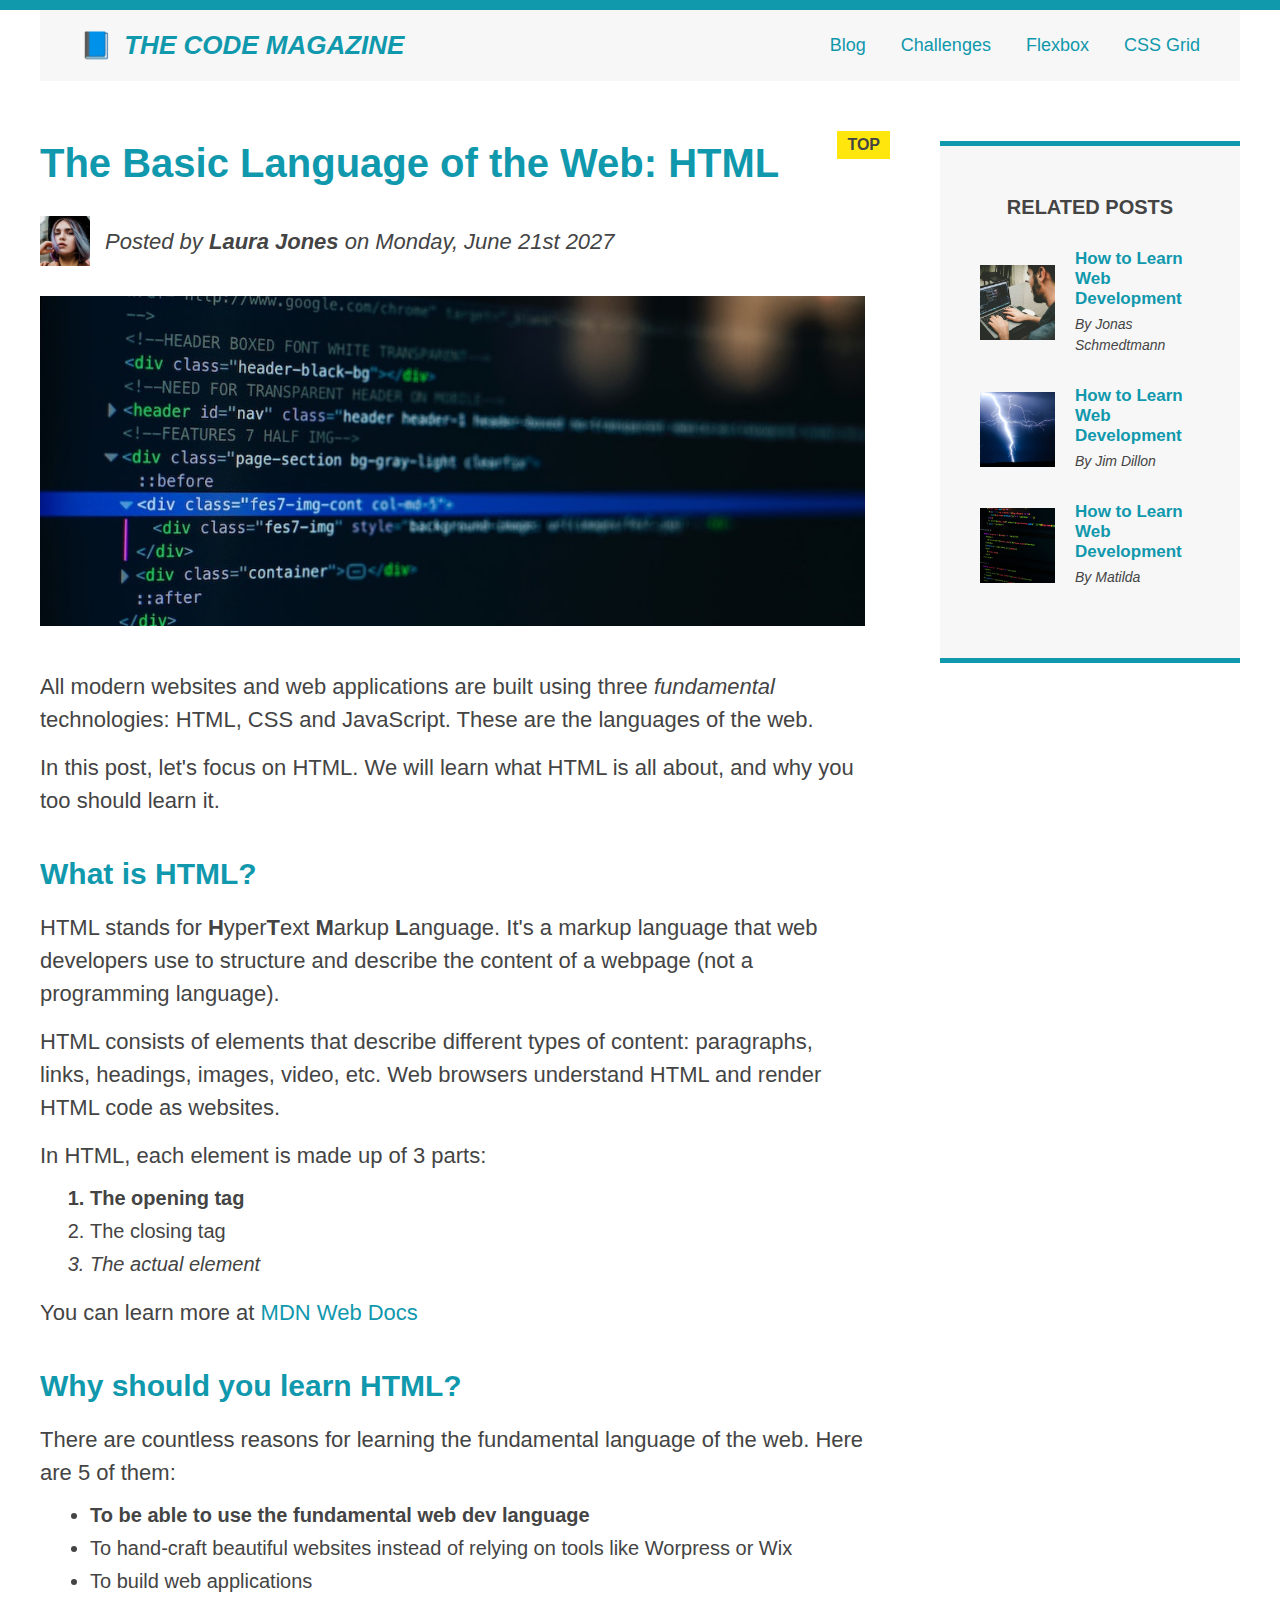
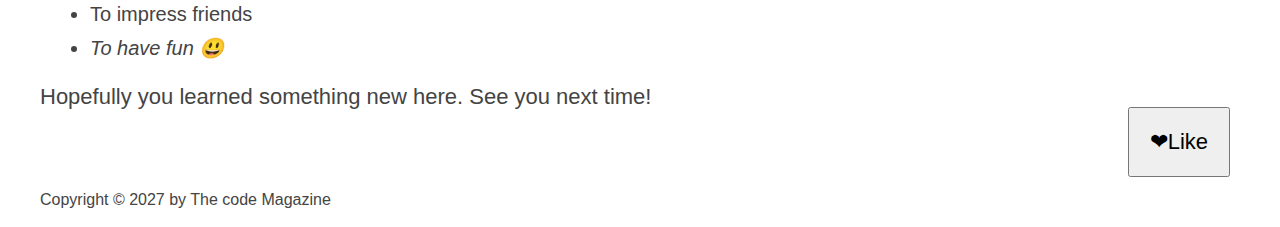
<file: index.html>
<!DOCTYPE html>
<html lang="en">
  <head>
    <title>The Basic Language of the Web: HTML</title>
    <link href="./style.css" rel="stylesheet" />
  </head>

  <body>
    <div class="container">
      <header class="main-header clearfix">
        <h1>📘 The Code Magazine</h1>
        <nav>
          <!-- <strong>This is navigation</strong> -->
          <a href="./blog.html">Blog</a>
          <a href="./challenge.html">Challenges</a>
          <a href="./flexbox.html">Flexbox</a>
          <a href="./css-grid.html">CSS Grid</a>
        </nav>

        <!-- <div class="clear"></div> -->
      </header>

      <!-- <div class="row"> -->
      <article>
        <header class="post-header">
          <h2>The Basic Language of the Web: HTML</h2>
          <div class="author-box">
            <img
              src="./img/laura-jones.jpg"
              alt="Laura jones"
              width="50"
              height="50"
              class="author-img"
            />

            <p id="author" class="author">
              Posted by <strong>Laura Jones</strong> on Monday, June 21st 2027
            </p>
          </div>
          <img
            class="post-img"
            src="./img/post-img.jpg"
            alt="html code on a screen"
            width="500"
            height="200"
          />

          <button>❤Like</button>
        </header>

        <p>
          All modern websites and web applications are built using three
          <em>fundamental</em>
          technologies: HTML, CSS and JavaScript. These are the languages of the
          web.
        </p>
        <p>
          In this post, let's focus on HTML. We will learn what HTML is all
          about, and why you too should learn it.
        </p>

        <h3>What is HTML?</h3>
        <p>
          HTML stands for <strong>H</strong>yper<strong>T</strong>ext
          <strong>M</strong>arkup <strong>L</strong>anguage. It's a markup
          language that web developers use to structure and describe the content
          of a webpage (not a programming language).
        </p>
        <p>
          HTML consists of elements that describe different types of content:
          paragraphs, links, headings, images, video, etc. Web browsers
          understand HTML and render HTML code as websites.
        </p>

        <p>In HTML, each element is made up of 3 parts:</p>
        <ol>
          <li class="first-li">The opening tag</li>
          <li>The closing tag</li>
          <li>The actual element</li>
        </ol>

        <p>
          You can learn more at
          <a
            href="https://developer.mozilla.org/en-US/docs/Web/HTML"
            target="_blank"
            >MDN Web Docs</a
          >
        </p>

        <h3>Why should you learn HTML?</h3>

        <p>
          There are countless reasons for learning the fundamental language of
          the web. Here are 5 of them:
        </p>

        <ul>
          <li class="first-li">
            To be able to use the fundamental web dev language
          </li>
          <li>
            To hand-craft beautiful websites instead of relying on tools like
            Worpress or Wix
          </li>
          <li>To build web applications</li>
          <li>To impress friends</li>
          <li>To have fun 😃</li>
        </ul>

        <p>Hopefully you learned something new here. See you next time!</p>
      </article>

      <aside>
        <h4>Related posts</h4>
        <ul class="related">
          <li class="related-post">
            <img
              src="./img/related-1.jpg"
              alt="related-1"
              width="75"
              height="75"
            />
            <div>
              <a href="#" class="related-link">How to Learn Web Development</a>
              <p class="related-author">By Jonas Schmedtmann</p>
            </div>
          </li>

          <li class="related-post">
            <img
              src="./img/related-2.jpg"
              alt="related-2"
              width="75"
              height="75"
            />
            <div>
              <a href="#" class="related-link"> How to Learn Web Development</a>
              <p class="related-author">By Jim Dillon</p>
            </div>
          </li>

          <li class="related-post">
            <img
              src="./img/related-3.jpg"
              alt="related-3"
              width="75"
              height="75"
            />
            <div>
              <a href="#" class="related-link">How to Learn Web Development</a>
              <p class="related-author">By Matilda</p>
            </div>
          </li>
        </ul>
      </aside>
      <!-- </div> -->

      <footer>
        <p id="copyright" class="copyright text">
          Copyright &copy; 2027 by The code Magazine
        </p>
      </footer>
    </div>
  </body>
</html>
</file>
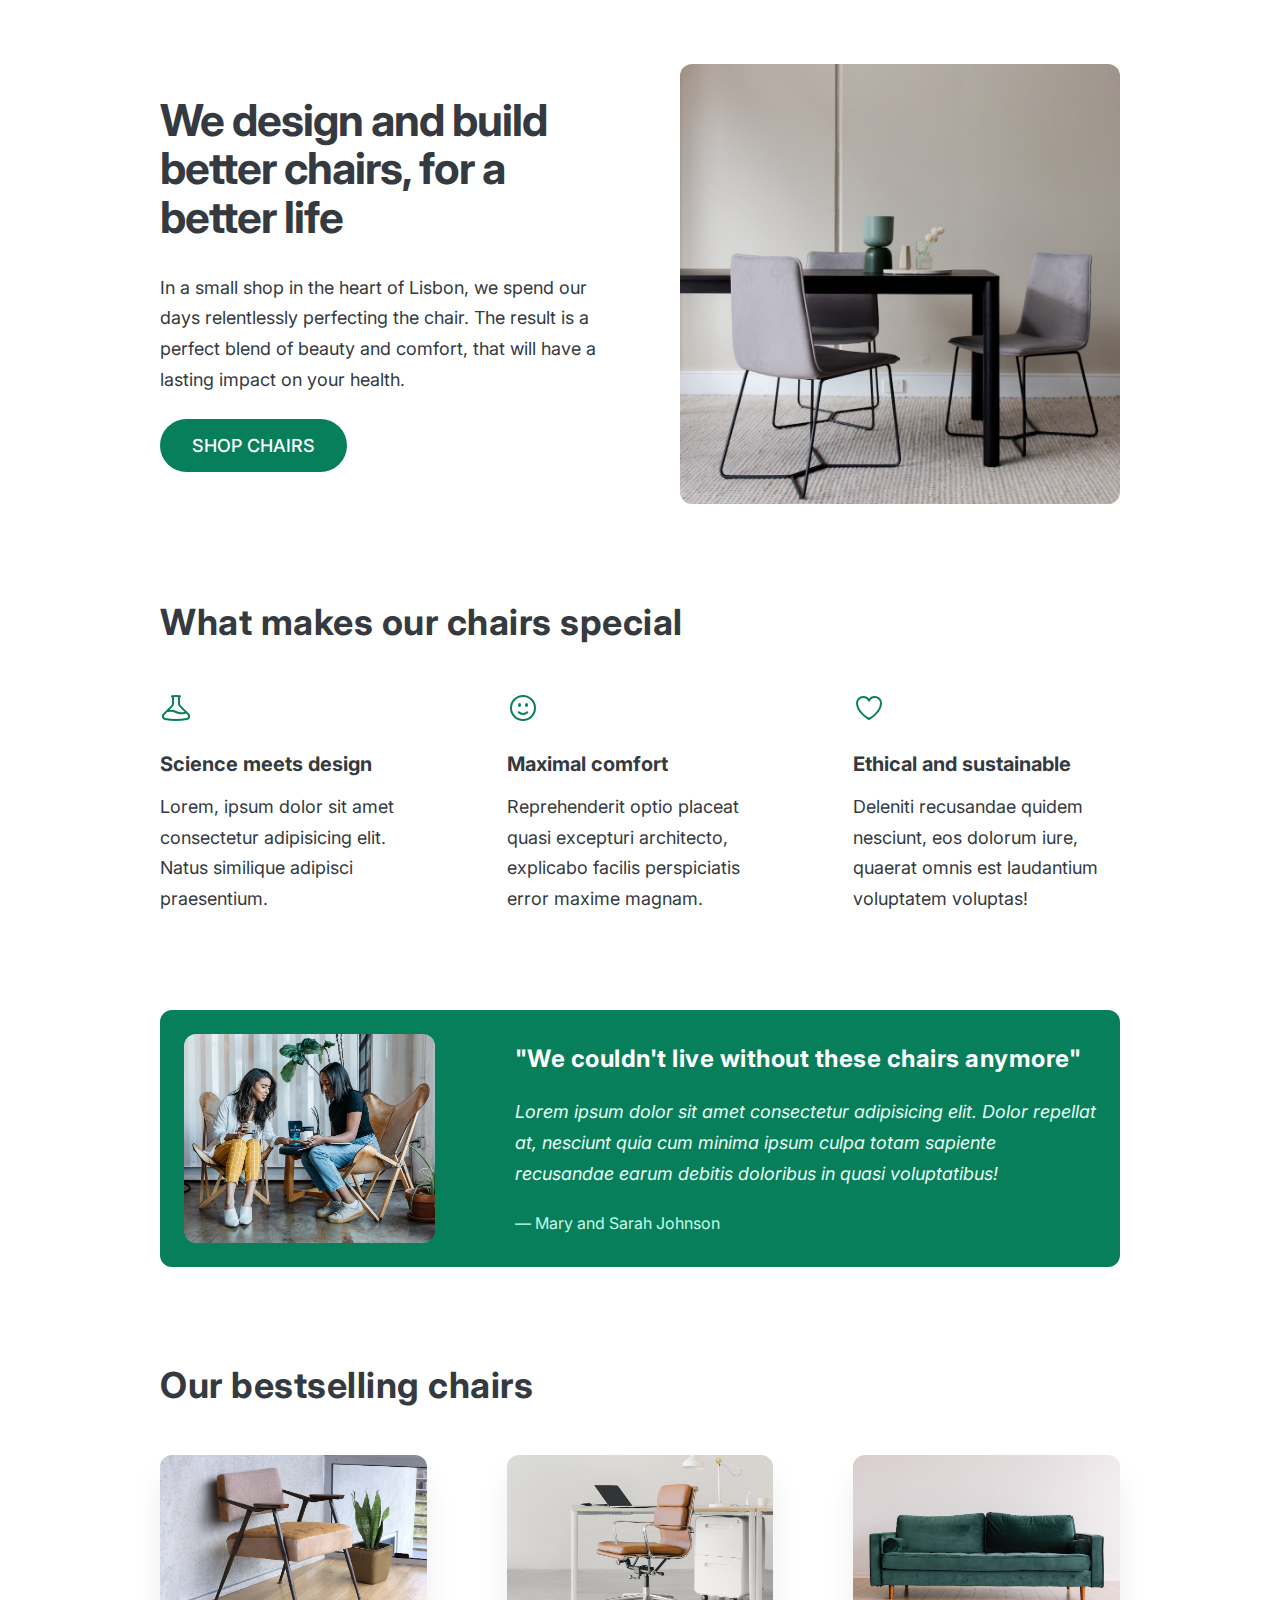
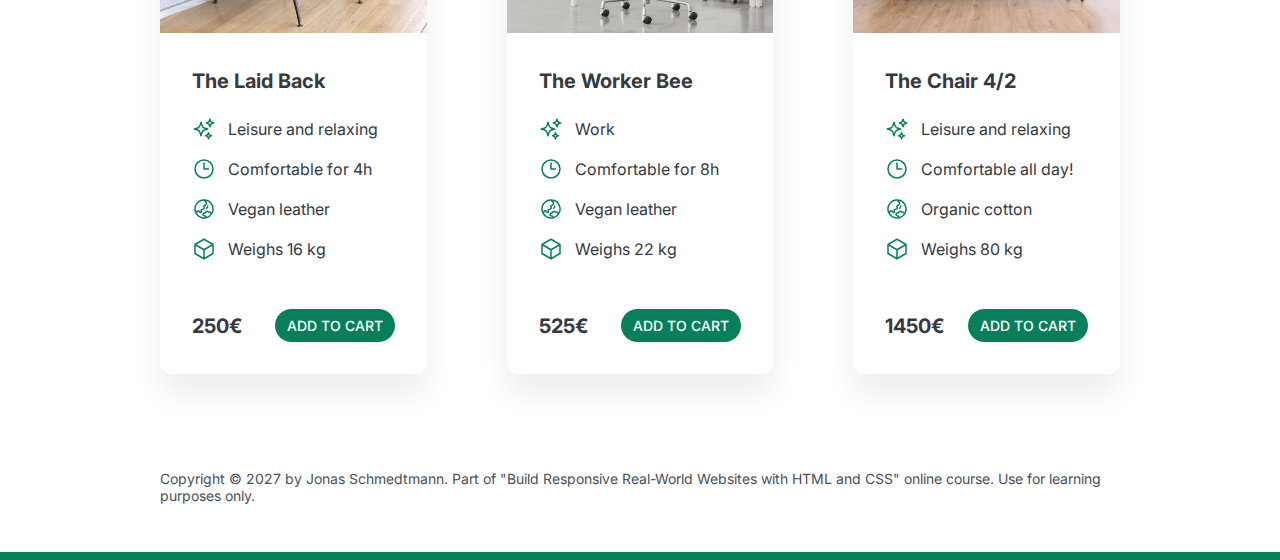
<file: Design/index.html>
<!DOCTYPE html>
<html lang="en">
  <head>
    <meta charset="UTF-8" />
    <meta http-equiv="X-UA-Compatible" content="IE=edge" />
    <meta name="viewport" content="width=device-width, initial-scale=1.0" />

    <link rel="preconnect" href="https://fonts.googleapis.com" />
    <link rel="preconnect" href="https://fonts.gstatic.com" crossorigin />
    <link
      href="https://fonts.googleapis.com/css2?family=Inter:wght@400;500;700&display=swap"
      rel="stylesheet"
    />

    <link rel="stylesheet" href="style.css" />
    <title>Lisbon Chair Shop</title>
  </head>
  <body>
    <div class="container">
      <header>
        <div class="header-text-box">
          <h1>We design and build better chairs, for a better life</h1>
          <p class="header-text">
            In a small shop in the heart of Lisbon, we spend our days
            relentlessly perfecting the chair. The result is a perfect blend of
            beauty and comfort, that will have a lasting impact on your health.
          </p>
          <a class="btn btn--big" href="#">Shop chairs</a>
        </div>
        <img src="hero.jpg" alt="Photo" />
      </header>

      <section>
        <h2>What makes our chairs special</h2>
        <div class="grid-3-cols">
          <div>
            <svg
              xmlns="http://www.w3.org/2000/svg"
              fill="none"
              viewBox="0 0 24 24"
              stroke-width="1.5"
              stroke="currentColor"
              class="features-icon"
            >
              <path
                stroke-linecap="round"
                stroke-linejoin="round"
                d="M9.75 3.104v5.714a2.25 2.25 0 01-.659 1.591L5 14.5M9.75 3.104c-.251.023-.501.05-.75.082m.75-.082a24.301 24.301 0 014.5 0m0 0v5.714c0 .597.237 1.17.659 1.591L19.8 15.3M14.25 3.104c.251.023.501.05.75.082M19.8 15.3l-1.57.393A9.065 9.065 0 0112 15a9.065 9.065 0 00-6.23-.693L5 14.5m14.8.8l1.402 1.402c1.232 1.232.65 3.318-1.067 3.611A48.309 48.309 0 0112 21c-2.773 0-5.491-.235-8.135-.687-1.718-.293-2.3-2.379-1.067-3.61L5 14.5"
              />
            </svg>

            <p class="features-title"><strong>Science meets design</strong></p>
            <p class="features-text">
              Lorem, ipsum dolor sit amet consectetur adipisicing elit. Natus
              similique adipisci praesentium.
            </p>
          </div>

          <div>
            <svg
              xmlns="http://www.w3.org/2000/svg"
              fill="none"
              viewBox="0 0 24 24"
              stroke-width="1.5"
              stroke="currentColor"
              class="features-icon"
            >
              <path
                stroke-linecap="round"
                stroke-linejoin="round"
                d="M15.182 15.182a4.5 4.5 0 01-6.364 0M21 12a9 9 0 11-18 0 9 9 0 0118 0zM9.75 9.75c0 .414-.168.75-.375.75S9 10.164 9 9.75 9.168 9 9.375 9s.375.336.375.75zm-.375 0h.008v.015h-.008V9.75zm5.625 0c0 .414-.168.75-.375.75s-.375-.336-.375-.75.168-.75.375-.75.375.336.375.75zm-.375 0h.008v.015h-.008V9.75z"
              />
            </svg>

            <p class="features-title">
              <strong>Maximal comfort</strong>
            </p>
            <p class="features-text">
              Reprehenderit optio placeat quasi excepturi architecto, explicabo
              facilis perspiciatis error maxime magnam.
            </p>
          </div>

          <div>
            <svg
              xmlns="http://www.w3.org/2000/svg"
              fill="none"
              viewBox="0 0 24 24"
              stroke-width="1.5"
              stroke="currentColor"
              class="features-icon"
            >
              <path
                stroke-linecap="round"
                stroke-linejoin="round"
                d="M21 8.25c0-2.485-2.099-4.5-4.688-4.5-1.935 0-3.597 1.126-4.312 2.733-.715-1.607-2.377-2.733-4.313-2.733C5.1 3.75 3 5.765 3 8.25c0 7.22 9 12 9 12s9-4.78 9-12z"
              />
            </svg>

            <p class="features-title">
              <strong>Ethical and sustainable</strong>
            </p>
            <p class="features-text">
              Deleniti recusandae quidem nesciunt, eos dolorum iure, quaerat
              omnis est laudantium voluptatem voluptas!
            </p>
          </div>
        </div>
      </section>

      <section class="testimonial-section">
        <div class="grid-3-cols">
          <img src="customers.jpg" alt="People sitting on chairs" />
          <div class="testimonial-box">
            <h2>"We couldn't live without these chairs anymore"</h2>
            <blockquote class="testimonial-text">
              Lorem ipsum dolor sit amet consectetur adipisicing elit. Dolor
              repellat at, nesciunt quia cum minima ipsum culpa totam sapiente
              recusandae earum debitis doloribus in quasi voluptatibus!
            </blockquote>
            <p class="testimonial-author">&mdash; Mary and Sarah Johnson</p>
          </div>
        </div>
      </section>

      <section>
        <h2>Our bestselling chairs</h2>
        <div class="grid-3-cols">
          <figure class="chair">
            <img src="chair-1.jpg" alt="Chair" />
            <div class="chair-box">
              <h3>The Laid Back</h3>
              <ul class="chair-details">
                <li>
                  <svg
                    xmlns="http://www.w3.org/2000/svg"
                    fill="none"
                    viewBox="0 0 24 24"
                    stroke-width="1.5"
                    stroke="currentColor"
                    class="chair-icon"
                  >
                    <path
                      stroke-linecap="round"
                      stroke-linejoin="round"
                      d="M9.813 15.904L9 18.75l-.813-2.846a4.5 4.5 0 00-3.09-3.09L2.25 12l2.846-.813a4.5 4.5 0 003.09-3.09L9 5.25l.813 2.846a4.5 4.5 0 003.09 3.09L15.75 12l-2.846.813a4.5 4.5 0 00-3.09 3.09zM18.259 8.715L18 9.75l-.259-1.035a3.375 3.375 0 00-2.455-2.456L14.25 6l1.036-.259a3.375 3.375 0 002.455-2.456L18 2.25l.259 1.035a3.375 3.375 0 002.456 2.456L21.75 6l-1.035.259a3.375 3.375 0 00-2.456 2.456zM16.894 20.567L16.5 21.75l-.394-1.183a2.25 2.25 0 00-1.423-1.423L13.5 18.75l1.183-.394a2.25 2.25 0 001.423-1.423l.394-1.183.394 1.183a2.25 2.25 0 001.423 1.423l1.183.394-1.183.394a2.25 2.25 0 00-1.423 1.423z"
                    />
                  </svg>

                  <!-- Span is a generic INLINE text element, it doesn't have any meaning. It's like a div element, but inline -->
                  <span>Leisure and relaxing</span>
                </li>
                <li>
                  <svg
                    xmlns="http://www.w3.org/2000/svg"
                    fill="none"
                    viewBox="0 0 24 24"
                    stroke-width="1.5"
                    stroke="currentColor"
                    class="chair-icon"
                  >
                    <path
                      stroke-linecap="round"
                      stroke-linejoin="round"
                      d="M12 6v6h4.5m4.5 0a9 9 0 11-18 0 9 9 0 0118 0z"
                    />
                  </svg>

                  <span>Comfortable for 4h</span>
                </li>
                <li>
                  <svg
                    xmlns="http://www.w3.org/2000/svg"
                    fill="none"
                    viewBox="0 0 24 24"
                    stroke-width="1.5"
                    stroke="currentColor"
                    class="chair-icon"
                  >
                    <path
                      stroke-linecap="round"
                      stroke-linejoin="round"
                      d="M12.75 3.03v.568c0 .334.148.65.405.864l1.068.89c.442.369.535 1.01.216 1.49l-.51.766a2.25 2.25 0 01-1.161.886l-.143.048a1.107 1.107 0 00-.57 1.664c.369.555.169 1.307-.427 1.605L9 13.125l.423 1.059a.956.956 0 01-1.652.928l-.679-.906a1.125 1.125 0 00-1.906.172L4.5 15.75l-.612.153M12.75 3.031a9 9 0 00-8.862 12.872M12.75 3.031a9 9 0 016.69 14.036m0 0l-.177-.529A2.25 2.25 0 0017.128 15H16.5l-.324-.324a1.453 1.453 0 00-2.328.377l-.036.073a1.586 1.586 0 01-.982.816l-.99.282c-.55.157-.894.702-.8 1.267l.073.438c.08.474.49.821.97.821.846 0 1.598.542 1.865 1.345l.215.643m5.276-3.67a9.012 9.012 0 01-5.276 3.67m0 0a9 9 0 01-10.275-4.835M15.75 9c0 .896-.393 1.7-1.016 2.25"
                    />
                  </svg>

                  <span>Vegan leather</span>
                </li>
                <li>
                  <svg
                    xmlns="http://www.w3.org/2000/svg"
                    fill="none"
                    viewBox="0 0 24 24"
                    stroke-width="1.5"
                    stroke="currentColor"
                    class="chair-icon"
                  >
                    <path
                      stroke-linecap="round"
                      stroke-linejoin="round"
                      d="M21 7.5l-9-5.25L3 7.5m18 0l-9 5.25m9-5.25v9l-9 5.25M3 7.5l9 5.25M3 7.5v9l9 5.25m0-9v9"
                    />
                  </svg>

                  <span>Weighs 16 kg</span>
                </li>
              </ul>
              <div class="chair-price">
                <strong>250€</strong>
                <a href="#" class="btn btn--small">Add to cart</a>
              </div>
            </div>
          </figure>

          <figure class="chair">
            <img src="chair-2.jpg" alt="Chair" />
            <div class="chair-box">
              <h3>The Worker Bee</h3>
              <ul class="chair-details">
                <li>
                  <svg
                    xmlns="http://www.w3.org/2000/svg"
                    fill="none"
                    viewBox="0 0 24 24"
                    stroke-width="1.5"
                    stroke="currentColor"
                    class="chair-icon"
                  >
                    <path
                      stroke-linecap="round"
                      stroke-linejoin="round"
                      d="M9.813 15.904L9 18.75l-.813-2.846a4.5 4.5 0 00-3.09-3.09L2.25 12l2.846-.813a4.5 4.5 0 003.09-3.09L9 5.25l.813 2.846a4.5 4.5 0 003.09 3.09L15.75 12l-2.846.813a4.5 4.5 0 00-3.09 3.09zM18.259 8.715L18 9.75l-.259-1.035a3.375 3.375 0 00-2.455-2.456L14.25 6l1.036-.259a3.375 3.375 0 002.455-2.456L18 2.25l.259 1.035a3.375 3.375 0 002.456 2.456L21.75 6l-1.035.259a3.375 3.375 0 00-2.456 2.456zM16.894 20.567L16.5 21.75l-.394-1.183a2.25 2.25 0 00-1.423-1.423L13.5 18.75l1.183-.394a2.25 2.25 0 001.423-1.423l.394-1.183.394 1.183a2.25 2.25 0 001.423 1.423l1.183.394-1.183.394a2.25 2.25 0 00-1.423 1.423z"
                    />
                  </svg>
                  <span>Work</span>
                </li>
                <li>
                  <svg
                    xmlns="http://www.w3.org/2000/svg"
                    fill="none"
                    viewBox="0 0 24 24"
                    stroke-width="1.5"
                    stroke="currentColor"
                    class="chair-icon"
                  >
                    <path
                      stroke-linecap="round"
                      stroke-linejoin="round"
                      d="M12 6v6h4.5m4.5 0a9 9 0 11-18 0 9 9 0 0118 0z"
                    />
                  </svg>
                  <span>Comfortable for 8h</span>
                </li>
                <li>
                  <svg
                    xmlns="http://www.w3.org/2000/svg"
                    fill="none"
                    viewBox="0 0 24 24"
                    stroke-width="1.5"
                    stroke="currentColor"
                    class="chair-icon"
                  >
                    <path
                      stroke-linecap="round"
                      stroke-linejoin="round"
                      d="M12.75 3.03v.568c0 .334.148.65.405.864l1.068.89c.442.369.535 1.01.216 1.49l-.51.766a2.25 2.25 0 01-1.161.886l-.143.048a1.107 1.107 0 00-.57 1.664c.369.555.169 1.307-.427 1.605L9 13.125l.423 1.059a.956.956 0 01-1.652.928l-.679-.906a1.125 1.125 0 00-1.906.172L4.5 15.75l-.612.153M12.75 3.031a9 9 0 00-8.862 12.872M12.75 3.031a9 9 0 016.69 14.036m0 0l-.177-.529A2.25 2.25 0 0017.128 15H16.5l-.324-.324a1.453 1.453 0 00-2.328.377l-.036.073a1.586 1.586 0 01-.982.816l-.99.282c-.55.157-.894.702-.8 1.267l.073.438c.08.474.49.821.97.821.846 0 1.598.542 1.865 1.345l.215.643m5.276-3.67a9.012 9.012 0 01-5.276 3.67m0 0a9 9 0 01-10.275-4.835M15.75 9c0 .896-.393 1.7-1.016 2.25"
                    />
                  </svg>
                  <span>Vegan leather</span>
                </li>
                <li>
                  <svg
                    xmlns="http://www.w3.org/2000/svg"
                    fill="none"
                    viewBox="0 0 24 24"
                    stroke-width="1.5"
                    stroke="currentColor"
                    class="chair-icon"
                  >
                    <path
                      stroke-linecap="round"
                      stroke-linejoin="round"
                      d="M21 7.5l-9-5.25L3 7.5m18 0l-9 5.25m9-5.25v9l-9 5.25M3 7.5l9 5.25M3 7.5v9l9 5.25m0-9v9"
                    />
                  </svg>
                  <span>Weighs 22 kg</span>
                </li>
              </ul>
              <div class="chair-price">
                <strong>525€</strong>
                <a href="#" class="btn btn--small">Add to cart</a>
              </div>
            </div>
          </figure>

          <figure class="chair">
            <img src="chair-3.jpg" alt="Chair" />
            <div class="chair-box">
              <h3>The Chair 4/2</h3>
              <ul class="chair-details">
                <li>
                  <svg
                    xmlns="http://www.w3.org/2000/svg"
                    fill="none"
                    viewBox="0 0 24 24"
                    stroke-width="1.5"
                    stroke="currentColor"
                    class="chair-icon"
                  >
                    <path
                      stroke-linecap="round"
                      stroke-linejoin="round"
                      d="M9.813 15.904L9 18.75l-.813-2.846a4.5 4.5 0 00-3.09-3.09L2.25 12l2.846-.813a4.5 4.5 0 003.09-3.09L9 5.25l.813 2.846a4.5 4.5 0 003.09 3.09L15.75 12l-2.846.813a4.5 4.5 0 00-3.09 3.09zM18.259 8.715L18 9.75l-.259-1.035a3.375 3.375 0 00-2.455-2.456L14.25 6l1.036-.259a3.375 3.375 0 002.455-2.456L18 2.25l.259 1.035a3.375 3.375 0 002.456 2.456L21.75 6l-1.035.259a3.375 3.375 0 00-2.456 2.456zM16.894 20.567L16.5 21.75l-.394-1.183a2.25 2.25 0 00-1.423-1.423L13.5 18.75l1.183-.394a2.25 2.25 0 001.423-1.423l.394-1.183.394 1.183a2.25 2.25 0 001.423 1.423l1.183.394-1.183.394a2.25 2.25 0 00-1.423 1.423z"
                    />
                  </svg>
                  <span>Leisure and relaxing</span>
                </li>
                <li>
                  <svg
                    xmlns="http://www.w3.org/2000/svg"
                    fill="none"
                    viewBox="0 0 24 24"
                    stroke-width="1.5"
                    stroke="currentColor"
                    class="chair-icon"
                  >
                    <path
                      stroke-linecap="round"
                      stroke-linejoin="round"
                      d="M12 6v6h4.5m4.5 0a9 9 0 11-18 0 9 9 0 0118 0z"
                    />
                  </svg>
                  <span>Comfortable all day!</span>
                </li>
                <li>
                  <svg
                    xmlns="http://www.w3.org/2000/svg"
                    fill="none"
                    viewBox="0 0 24 24"
                    stroke-width="1.5"
                    stroke="currentColor"
                    class="chair-icon"
                  >
                    <path
                      stroke-linecap="round"
                      stroke-linejoin="round"
                      d="M12.75 3.03v.568c0 .334.148.65.405.864l1.068.89c.442.369.535 1.01.216 1.49l-.51.766a2.25 2.25 0 01-1.161.886l-.143.048a1.107 1.107 0 00-.57 1.664c.369.555.169 1.307-.427 1.605L9 13.125l.423 1.059a.956.956 0 01-1.652.928l-.679-.906a1.125 1.125 0 00-1.906.172L4.5 15.75l-.612.153M12.75 3.031a9 9 0 00-8.862 12.872M12.75 3.031a9 9 0 016.69 14.036m0 0l-.177-.529A2.25 2.25 0 0017.128 15H16.5l-.324-.324a1.453 1.453 0 00-2.328.377l-.036.073a1.586 1.586 0 01-.982.816l-.99.282c-.55.157-.894.702-.8 1.267l.073.438c.08.474.49.821.97.821.846 0 1.598.542 1.865 1.345l.215.643m5.276-3.67a9.012 9.012 0 01-5.276 3.67m0 0a9 9 0 01-10.275-4.835M15.75 9c0 .896-.393 1.7-1.016 2.25"
                    />
                  </svg>
                  <span>Organic cotton</span>
                </li>
                <li>
                  <svg
                    xmlns="http://www.w3.org/2000/svg"
                    fill="none"
                    viewBox="0 0 24 24"
                    stroke-width="1.5"
                    stroke="currentColor"
                    class="chair-icon"
                  >
                    <path
                      stroke-linecap="round"
                      stroke-linejoin="round"
                      d="M21 7.5l-9-5.25L3 7.5m18 0l-9 5.25m9-5.25v9l-9 5.25M3 7.5l9 5.25M3 7.5v9l9 5.25m0-9v9"
                    />
                  </svg>
                  <span>Weighs 80 kg</span>
                </li>
              </ul>
              <div class="chair-price">
                <strong>1450€</strong>
                <a href="#" class="btn btn--small">Add to cart</a>
              </div>
            </div>
          </figure>
        </div>
      </section>

      <footer>
        Copyright &copy; 2027 by Jonas Schmedtmann. Part of "Build Responsive
        Real-World Websites with HTML and CSS" online course. Use for learning
        purposes only.
      </footer>
    </div>
  </body>
</html>
</file>
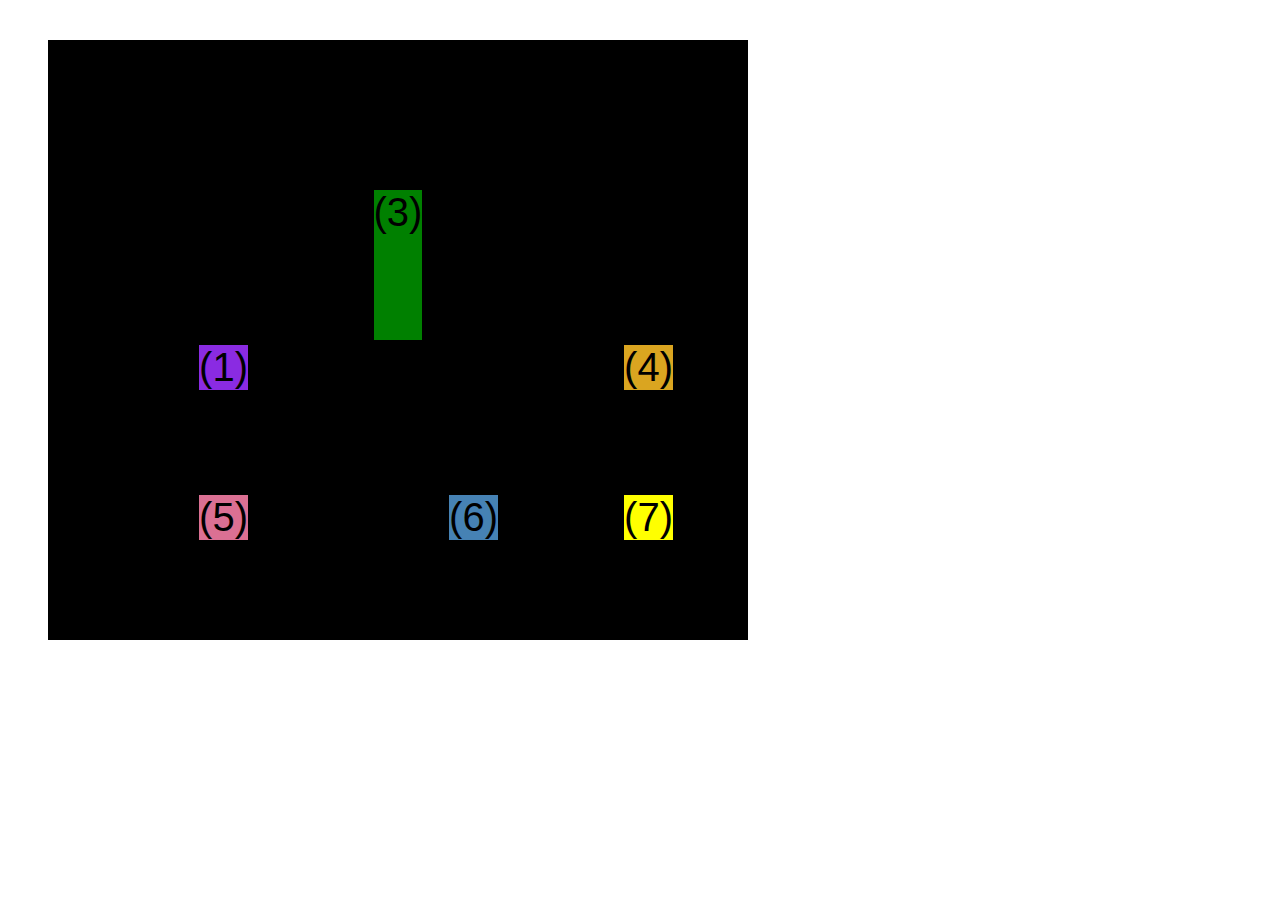
<file: css-grid.html>
<!DOCTYPE html>
<html lang="en">
  <head>
    <meta charset="UTF-8" />
    <meta http-equiv="X-UA-Compatible" content="IE=edge" />
    <meta name="viewport" content="width=device-width, initial-scale=1.0" />
    <title>CSS Grid</title>
    <style>
      .el--1 {
        background-color: blueviolet;
      }
      .el--2 {
        background-color: orangered;
      }
      .el--3 {
        background-color: green;
        height: 150px;
      }
      .el--4 {
        background-color: goldenrod;
      }
      .el--5 {
        background-color: palevioletred;
      }
      .el--6 {
        background-color: steelblue;
      }
      .el--7 {
        background-color: yellow;
      }
      .el--8 {
        background-color: crimson;
      }

      .container--1 {
        /* STARTER */

        font-family: sans-serif;
        background-color: #ddd;
        font-size: 30px;
        margin: 40px;

        /* CSS GRID */

        display: grid;
        /* grid-template-columns: 1fr 1fr 1fr auto; */
        /* grid-template-rows: 300px 200px; */
        grid-template-columns: repeat(4, 1fr);
        grid-template-rows: 1fr 1fr;
        /* height: 500px; */

        /* gap: 30px; */
        column-gap: 20px;
        row-gap: 40px;

        /* tempo */
        display: none;
      }

      .el--8 {
        grid-column: 2/3;
        grid-row: 1 / span 2;
        grid-row: 1 / 2;
      }

      .el--2 {
        /* grid-column: 1/4; */
        /* grid-column: 1 / span 4; */
        grid-column: 1 / -1;
        grid-row: 2/3;
      }

      .container--2 {
        /* STARTER */
        font-family: sans-serif;
        background-color: black;
        font-size: 40px;
        margin: 40px;

        width: 700px;
        height: 600px;

        /* CSS GRID */
        display: grid;
        grid-template-columns: 125px 200px 125px;
        grid-template-rows: 250px 100px;
        gap: 50px;

        /* Aligning tracks inside container:
        distribute empty space */
        justify-content: center;
        /* justify-content: space-between; */
        align-content: center;

        /* aligning items INSIDE CELLS: moving items
      around inside cells */
        align-items: end;
        justify-items: end;
      }

      .el--3 {
        align-self: center;
        justify-self: center;
      }
    </style>
  </head>
  <body>
    <div class="container--1">
      <div class="el el--1">(1) HTML</div>
      <div class="el el--2">(2) and</div>
      <div class="el el--3">(3) CSS</div>
      <div class="el el--4">(4) are</div>
      <div class="el el--5">(5) amazing</div>
      <div class="el el--6">(6) languages</div>
      <div class="el el--7">(7) to</div>
      <div class="el el--8">(8) learn</div>
    </div>

    <div class="container--2">
      <div class="el el--1">(1)</div>
      <div class="el el--3">(3)</div>
      <div class="el el--4">(4)</div>
      <div class="el el--5">(5)</div>
      <div class="el el--6">(6)</div>
      <div class="el el--7">(7)</div>
    </div>
  </body>
</html>
</file>
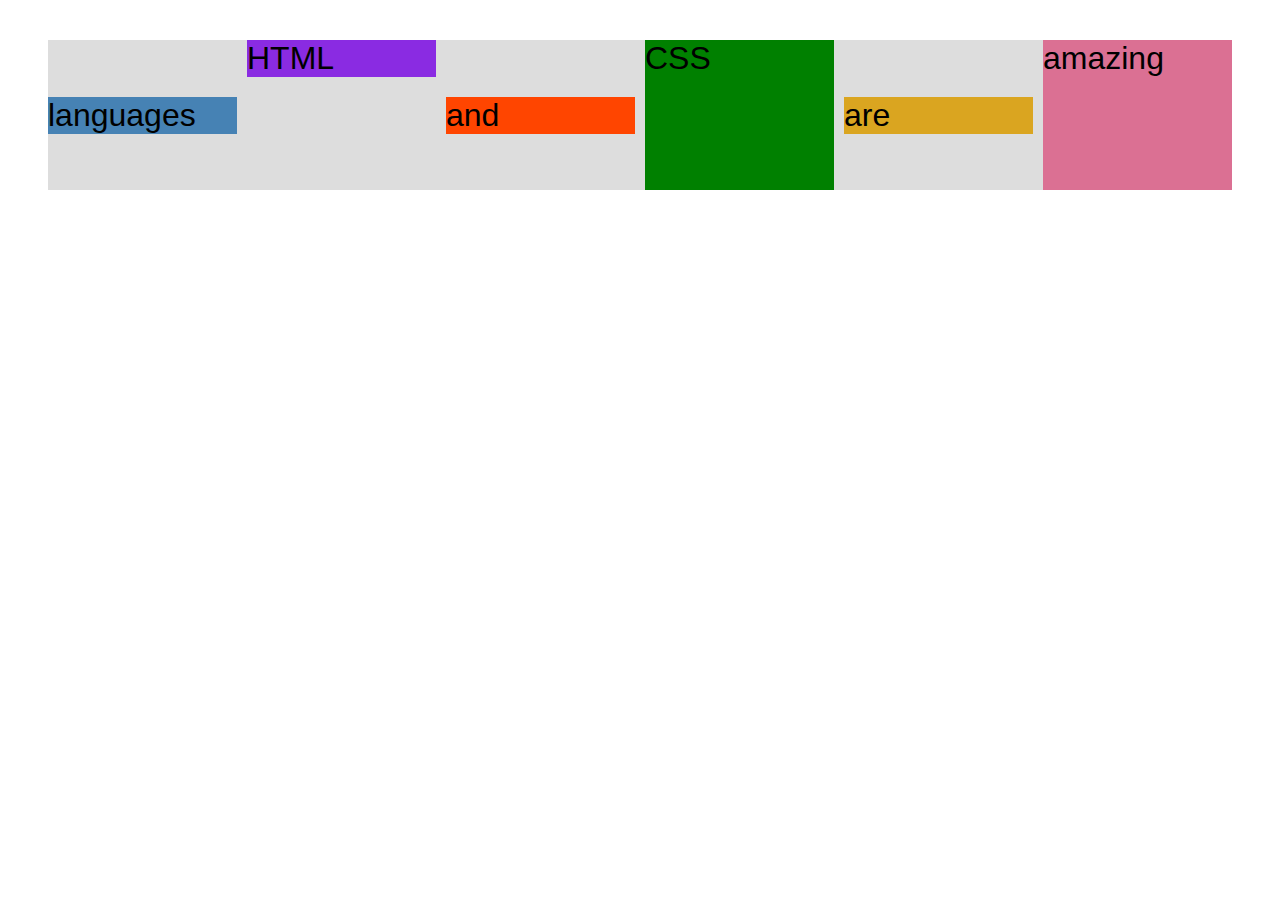
<file: flexbox.html>
<!DOCTYPE html>
<html lang="en">
  <head>
    <meta charset="UTF-8" />
    <meta http-equiv="X-UA-Compatible" content="IE=edge" />
    <meta name="viewport" content="width=device-width, initial-scale=1.0" />
    <title>Flexbox</title>
    <style>
      .el--1 {
        background-color: blueviolet;
      }
      .el--2 {
        background-color: orangered;
      }
      .el--3 {
        background-color: green;
        height: 150px;
      }
      .el--4 {
        background-color: goldenrod;
      }
      .el--5 {
        background-color: palevioletred;
      }
      .el--6 {
        background-color: steelblue;
      }
      .el--7 {
        background-color: yellow;
      }
      .el--8 {
        background-color: crimson;
      }

      .container {
        /* STARTER */
        font-family: sans-serif;
        background-color: #ddd;
        font-size: 32px;
        margin: 40px;

        /* FLEXBOX */
        display: flex;
        align-items: center; /*vertical cross axis*/
        justify-content: flex-start; /*horizontaly main axis*/
        gap: 10px;
      }

      .el {
        /*
        DEFAULTS VALUE
        flex-grow: 0;  
        flex-shrink: 1; fit     
        flex-basis: auto;
         */
        /* 
        /* flex-basis: 200px;  width 
        flex-shrink: 0; fit and unfit under container
        flex-grow: 1; take remaining space */

        flex: 1; /*GSB*/
      }

      .el--1 {
        align-self: flex-start;
        /* order: 2; */
      }

      .el--5 {
        align-self: stretch;
        order: 1;
      }

      .el--6 {
        order: -1;
      }
    </style>
  </head>
  <body>
    <div class="container">
      <div class="el el--1">HTML</div>
      <div class="el el--2">and</div>
      <div class="el el--3">CSS</div>
      <div class="el el--4">are</div>
      <div class="el el--5">amazing</div>
      <div class="el el--6">languages</div>
      <!-- <div class="el el--7">to</div>
      <div class="el el--8">learn</div> -->
    </div>
  </body>
</html>
</file>
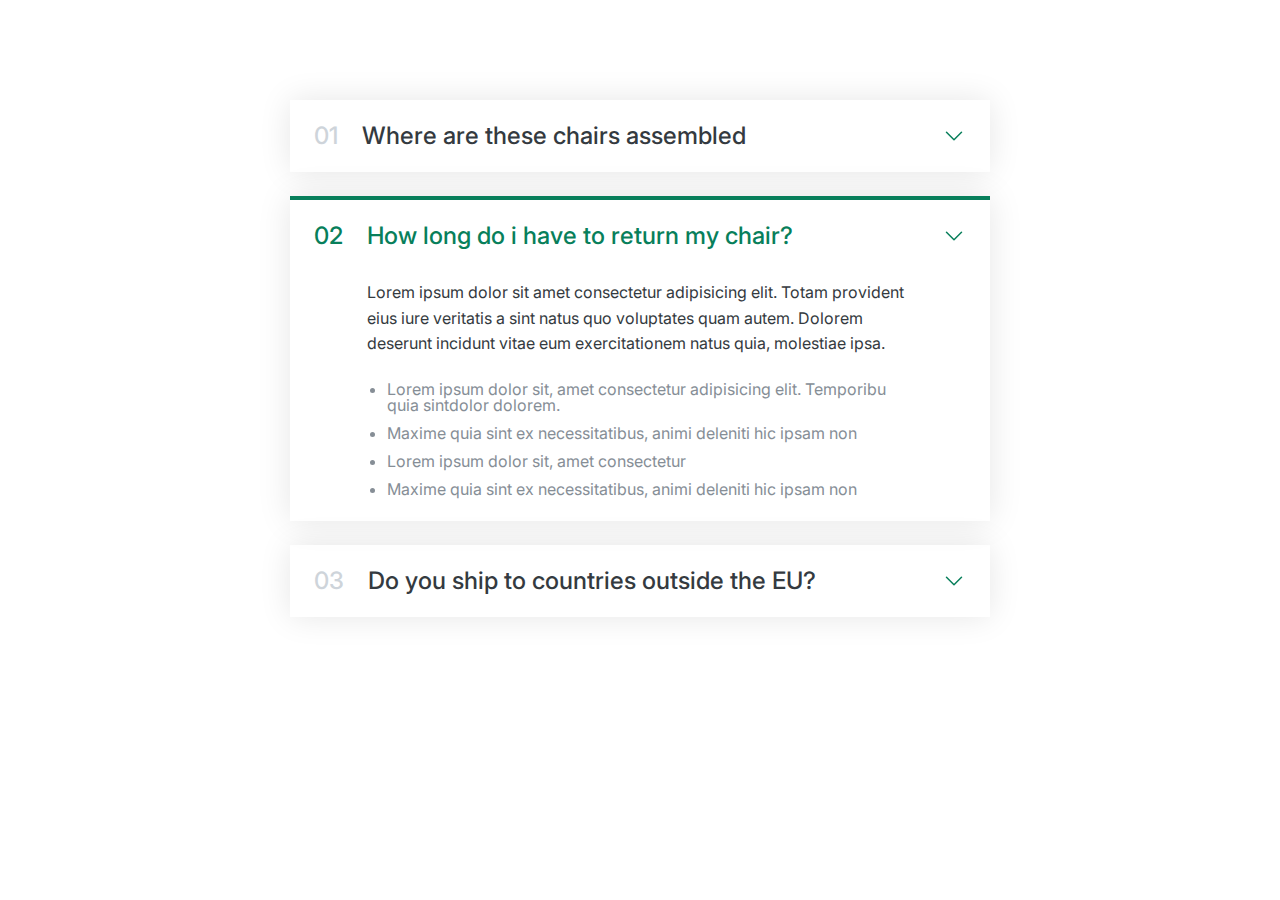
<file: Components/01-accordion.html>
<!DOCTYPE html>
<html lang="en">
  <head>
    <meta charset="UTF-8" />
    <meta http-equiv="X-UA-Compatible" content="IE=edge" />
    <meta name="viewport" content="width=device-width, initial-scale=1.0" />
    <title>Accordion Component</title>
    <link
      href="https://fonts.googleapis.com/css2?family=Inter:wght@400;500;700&display=swap"
      rel="stylesheet"
    />
    <style>
      /*
          SPACING SYSTEM (px)
          2 / 4 / 8 / 12 / 16 / 24 / 32 / 48 / 64 / 80 / 96 / 128

          FONT SIZE SYSTEM (px)
          10 / 12 / 14 / 16 / 18 / 20 / 24 / 30 / 36 / 44 / 52 / 62 / 74 / 86 / 98
          */

      /* main color : #087f5b
              grey color : #343a40

          */

      * {
        margin: 0;
        padding: 0;
        box-sizing: border-box;
      }

      /* ------------------------ */
      /* GENERAL STYLES */
      /* ------------------------ */
      body {
        font-family: 'Inter', sans-serif;
        color: #343a40;
        line-height: 1;
      }

      .accordion {
        width: 700px;
        margin: 100px auto;
        display: flex;
        flex-direction: column;
        gap: 24px;
      }

      .item {
        box-shadow: 0 0 32px rgba(0, 0, 0, 0.1);
        padding: 24px;

        display: grid;
        grid-template-columns: auto 1fr auto;
        column-gap: 24px;
        row-gap: 32px;
        align-items: center;
      }
      .number,
      .text {
        font-size: 24px;
        font-weight: 500;
        /* color: #087f5b; */
      }

      .number {
        color: #ced4da;
      }

      .icon {
        width: 24px;
        height: 24px;
        stroke: #087f5b;
      }
      .hidden-box {
        grid-column: 2/3;
        display: none;
      }

      .hidden-box p {
        line-height: 1.6;
        margin-bottom: 24px;
      }

      .hidden-box ul {
        color: #868e96;
        margin-left: 20px;

        display: flex;
        flex-direction: column;
        gap: 12px;
      }

      /* OPEN STATE */

      .open {
        border-top: 4px solid #087f5b;
      }

      .open .hidden-box {
        display: block;
      }

      .open .number,
      .open .text {
        color: #087f5b;
      }
    </style>
  </head>
  <body>
    <div class="accordion">
      <div class="item">
        <p class="number">01</p>
        <p class="text">Where are these chairs assembled</p>
        <svg
          xmlns="http://www.w3.org/2000/svg"
          fill="none"
          viewBox="0 0 24 24"
          stroke-width="1.5"
          stroke="currentColor"
          class="icon"
        >
          <path
            stroke-linecap="round"
            stroke-linejoin="round"
            d="M19.5 8.25l-7.5 7.5-7.5-7.5"
          />
        </svg>
        <div class="hidden-box">
          <p>
            Lorem ipsum dolor sit amet consectetur adipisicing elit. Totam
            provident eius iure veritatis a sint natus quo voluptates quam
            autem. Dolorem deserunt incidunt vitae eum exercitationem natus
            quia, molestiae ipsa.
          </p>
          <ul>
            <li>
              Lorem ipsum dolor sit, amet consectetur adipisicing elit.
              Temporibu quia sintdolor dolorem.
            </li>
            <li>
              Maxime quia sint ex necessitatibus, animi deleniti hic ipsam non
            </li>
            <li>Lorem ipsum dolor sit, amet consectetur</li>
            <li>
              Maxime quia sint ex necessitatibus, animi deleniti hic ipsam non
            </li>
          </ul>
        </div>
      </div>

      <div class="item open">
        <p class="number">02</p>
        <p class="text">How long do i have to return my chair?</p>
        <svg
          xmlns="http://www.w3.org/2000/svg"
          fill="none"
          viewBox="0 0 24 24"
          stroke-width="1.5"
          stroke="currentColor"
          class="icon"
        >
          <path
            stroke-linecap="round"
            stroke-linejoin="round"
            d="M19.5 8.25l-7.5 7.5-7.5-7.5"
          />
        </svg>
        <div class="hidden-box">
          <p>
            Lorem ipsum dolor sit amet consectetur adipisicing elit. Totam
            provident eius iure veritatis a sint natus quo voluptates quam
            autem. Dolorem deserunt incidunt vitae eum exercitationem natus
            quia, molestiae ipsa.
          </p>
          <ul>
            <li>
              Lorem ipsum dolor sit, amet consectetur adipisicing elit.
              Temporibu quia sintdolor dolorem.
            </li>
            <li>
              Maxime quia sint ex necessitatibus, animi deleniti hic ipsam non
            </li>
            <li>Lorem ipsum dolor sit, amet consectetur</li>
            <li>
              Maxime quia sint ex necessitatibus, animi deleniti hic ipsam non
            </li>
          </ul>
        </div>
      </div>

      <div class="item">
        <p class="number">03</p>
        <p class="text">Do you ship to countries outside the EU?</p>
        <svg
          xmlns="http://www.w3.org/2000/svg"
          fill="none"
          viewBox="0 0 24 24"
          stroke-width="1.5"
          stroke="currentColor"
          class="icon"
        >
          <path
            stroke-linecap="round"
            stroke-linejoin="round"
            d="M19.5 8.25l-7.5 7.5-7.5-7.5"
          />
        </svg>
        <div class="hidden-box">
          <p>
            Lorem ipsum dolor sit amet consectetur adipisicing elit. Totam
            provident eius iure veritatis a sint natus quo voluptates quam
            autem. Dolorem deserunt incidunt vitae eum exercitationem natus
            quia, molestiae ipsa.
          </p>
          <ul>
            <li>
              Lorem ipsum dolor sit, amet consectetur adipisicing elit.
              Temporibu quia sintdolor dolorem.
            </li>
            <li>
              Maxime quia sint ex necessitatibus, animi deleniti hic ipsam non
            </li>
            <li>Lorem ipsum dolor sit, amet consectetur</li>
            <li>
              Maxime quia sint ex necessitatibus, animi deleniti hic ipsam non
            </li>
          </ul>
        </div>
      </div>
    </div>
  </body>
</html>
</file>
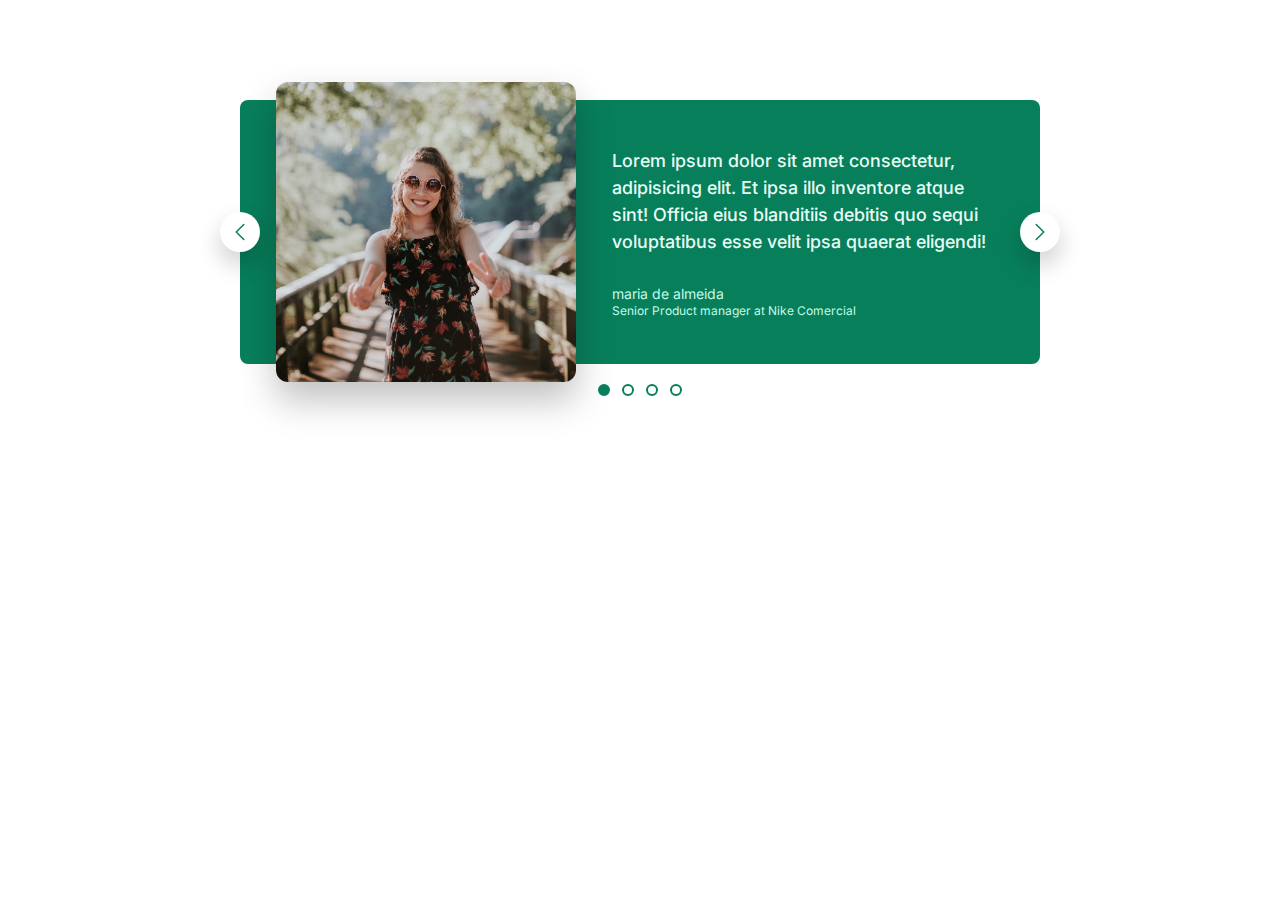
<file: Components/02-carousel.html>
<!DOCTYPE html>
<html lang="en">
  <head>
    <meta charset="UTF-8" />
    <meta http-equiv="X-UA-Compatible" content="IE=edge" />
    <meta name="viewport" content="width=device-width, initial-scale=1.0" />
    <title>Accordion Component</title>
    <link
      href="https://fonts.googleapis.com/css2?family=Inter:wght@400;500;700&display=swap"
      rel="stylesheet"
    />
    <style>
      /*
          SPACING SYSTEM (px)
          2 / 4 / 8 / 12 / 16 / 24 / 32 / 48 / 64 / 80 / 96 / 128

          FONT SIZE SYSTEM (px)
          10 / 12 / 14 / 16 / 18 / 20 / 24 / 30 / 36 / 44 / 52 / 62 / 74 / 86 / 98
          */

      /* main color : #087f5b
              grey color : #343a40

          */

      * {
        margin: 0;
        padding: 0;
        box-sizing: border-box;
      }

      /* ------------------------ */
      /* GENERAL STYLES */
      /* ------------------------ */
      body {
        font-family: 'Inter', sans-serif;
        color: #343a40;
        line-height: 1;
      }

      .carousel {
        width: 800px;
        margin: 100px auto;
        background-color: #087f5b;
        /* padding: 32px;
        padding-left: 86px;
        padding-right: 48px; */
        padding: 32px 48px 32px 86px;

        border-radius: 8px;
        position: relative;

        display: flex;
        align-items: center;
        gap: 86px;
      }

      img {
        height: 200px;
        border-radius: 8px;
        transform: scale(1.5);
        box-shadow: 0 12px 24px rgba(0, 0, 0, 0.25);
      }

      .testimonial-text {
        font-size: 18px;
        font-weight: 500;
        line-height: 1.5;
        margin-bottom: 32px;
        color: #e6fcf5;
      }

      .testimonial-author {
        font-size: 14px;
        margin-bottom: 4px;
        color: #c3fae8;
      }

      .testimonial-job {
        font-size: 12px;
        color: #c3fae8;
      }

      /* CONTROLS */
      .btn {
        background-color: #fff;
        border: none;
        height: 40px;
        width: 40px;
        border-radius: 50%;
        position: absolute;
        box-shadow: 0 12px 24px rgba(0, 0, 0, 0.2);
        cursor: pointer;

        display: flex;
        align-items: center;
        justify-content: center;
      }

      .btn--left {
        /* In relation to PARENT ELEMENT */
        left: 0;
        top: 50%;

        /* In relation to ELEMENT ITSELF */
        transform: translate(-50%, -50%);
      }
      .btn--right {
        right: 0;
        top: 50%;
        transform: translate(50%, -50%);
      }

      .btn-icon {
        width: 24px;
        height: 24px;
        stroke: #087f5b;
      }

      .dots {
        position: absolute;
        left: 50%;
        bottom: 0;
        transform: translate(-50%, 32px);
        display: flex;
        gap: 12px;
      }

      .dot {
        height: 12px;
        width: 12px;
        background-color: #fff;
        border: 2px solid #087f5b;
        border-radius: 50%;
        cursor: pointer;
      }

      .dot--fill {
        background-color: #087f5b;
      }
    </style>
  </head>
  <body>
    <div class="carousel">
      <img src="maria.jpg" alt="maria de almeida" />
      <blockquote class="testimonial">
        <p class="testimonial-text">
          Lorem ipsum dolor sit amet consectetur, adipisicing elit. Et ipsa illo
          inventore atque sint! Officia eius blanditiis debitis quo sequi
          voluptatibus esse velit ipsa quaerat eligendi!
        </p>
        <p class="testimonial-author">maria de almeida</p>
        <p class="testimonial-job">Senior Product manager at Nike Comercial</p>
      </blockquote>

      <button class="btn btn--left">
        <svg
          xmlns="http://www.w3.org/2000/svg"
          fill="none"
          viewBox="0 0 24 24"
          stroke-width="1.5"
          stroke="currentColor"
          class="btn-icon"
        >
          <path
            stroke-linecap="round"
            stroke-linejoin="round"
            d="M15.75 19.5L8.25 12l7.5-7.5"
          />
        </svg>
      </button>

      <button class="btn btn--right">
        <svg
          xmlns="http://www.w3.org/2000/svg"
          fill="none"
          viewBox="0 0 24 24"
          stroke-width="1.5"
          stroke="currentColor"
          class="btn-icon"
        >
          <path
            stroke-linecap="round"
            stroke-linejoin="round"
            d="M8.25 4.5l7.5 7.5-7.5 7.5"
          />
        </svg>
      </button>

      <div class="dots">
        <button class="dot dot--fill">&nbsp;</button>
        <button class="dot">&nbsp;</button>
        <button class="dot">&nbsp;</button>
        <button class="dot">&nbsp;</button>
      </div>
    </div>
  </body>
</html>
</file>
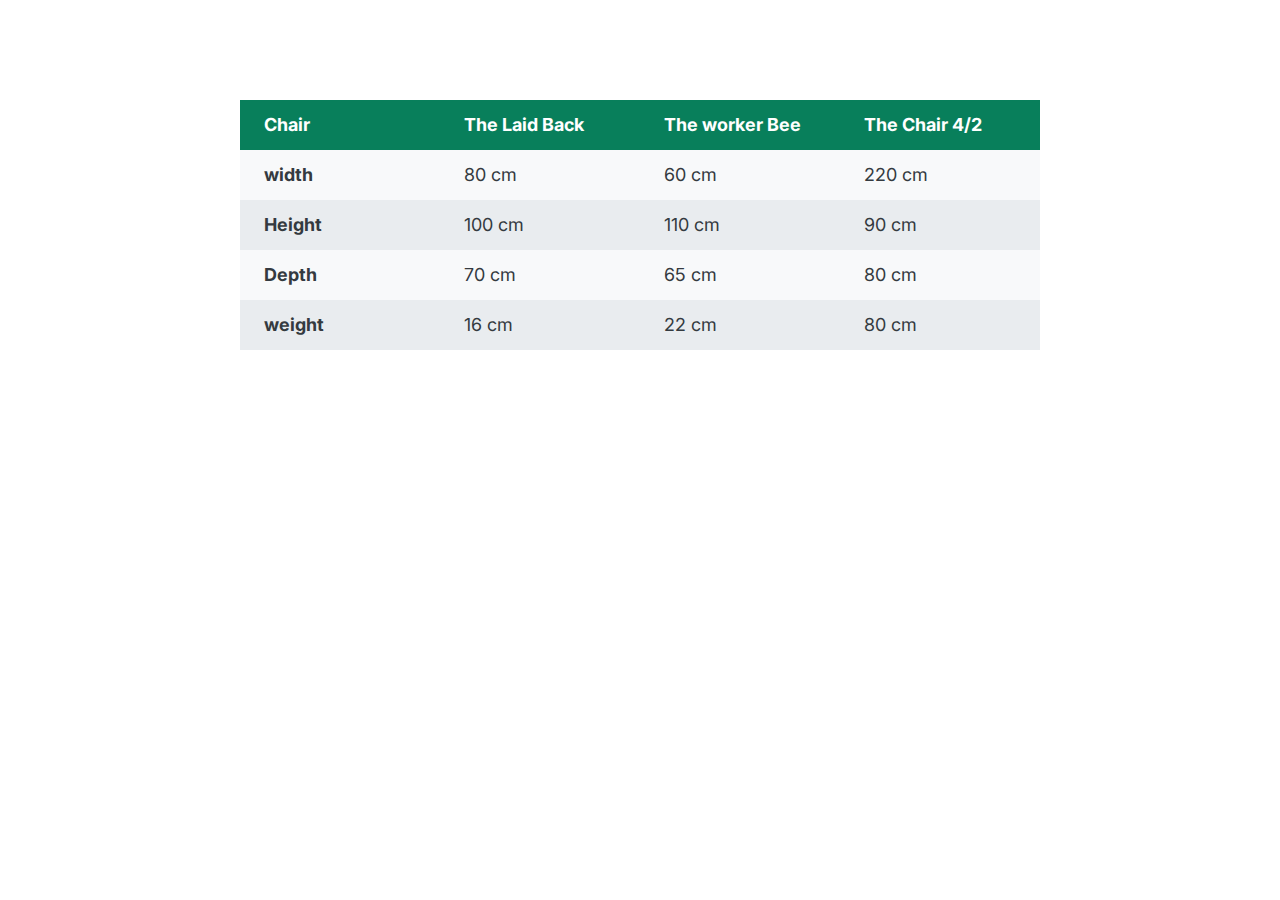
<file: Components/03-table.html>
<!DOCTYPE html>
<html lang="en">
  <head>
    <meta charset="UTF-8" />
    <meta http-equiv="X-UA-Compatible" content="IE=edge" />
    <meta name="viewport" content="width=device-width, initial-scale=1.0" />
    <title>Accordion Component</title>
    <link
      href="https://fonts.googleapis.com/css2?family=Inter:wght@400;500;700&display=swap"
      rel="stylesheet"
    />
    <style>
      /*
          SPACING SYSTEM (px)
          2 / 4 / 8 / 12 / 16 / 24 / 32 / 48 / 64 / 80 / 96 / 128

          FONT SIZE SYSTEM (px)
          10 / 12 / 14 / 16 / 18 / 20 / 24 / 30 / 36 / 44 / 52 / 62 / 74 / 86 / 98
          */

      /* main color : #087f5b
              grey color : #343a40

          */

      * {
        margin: 0;
        padding: 0;
        box-sizing: border-box;
      }

      /* ------------------------ */
      /* GENERAL STYLES */
      /* ------------------------ */
      body {
        font-family: 'Inter', sans-serif;
        color: #343a40;
        line-height: 1;
        display: flex;
        justify-content: center;
      }

      table {
        width: 800px;
        margin-top: 100px;
        /* border: 1px solid #343a40; */
        border-collapse: collapse;
        font-size: 18px;
      }

      td,
      th {
        /* border: 1px solid #343a40; */
        padding: 16px 24px;
        text-align: left;
      }

      thead tr {
        background-color: #087f5b;
        color: #fff;
      }

      thead th {
        width: 25%;
      }

      tbody tr:nth-child(odd) {
        background-color: #f8f9fa;
      }

      tbody tr:nth-child(even) {
        background-color: #e9ecef;
      }
    </style>
  </head>
  <body>
    <table>
      <thead>
        <tr>
          <th>Chair</th>
          <th>The Laid Back</th>
          <th>The worker Bee</th>
          <th>The Chair 4/2</th>
        </tr>
      </thead>

      <tbody>
        <tr>
          <th>width</th>
          <td>80 cm</td>
          <td>60 cm</td>
          <td>220 cm</td>
        </tr>
        <tr>
          <th>Height</th>
          <td>100 cm</td>
          <td>110 cm</td>
          <td>90 cm</td>
        </tr>
        <tr>
          <th>Depth</th>
          <td>70 cm</td>
          <td>65 cm</td>
          <td>80 cm</td>
        </tr>
        <tr>
          <th>weight</th>
          <td>16 cm</td>
          <td>22 cm</td>
          <td>80 cm</td>
        </tr>
      </tbody>
    </table>
  </body>
</html>
</file>
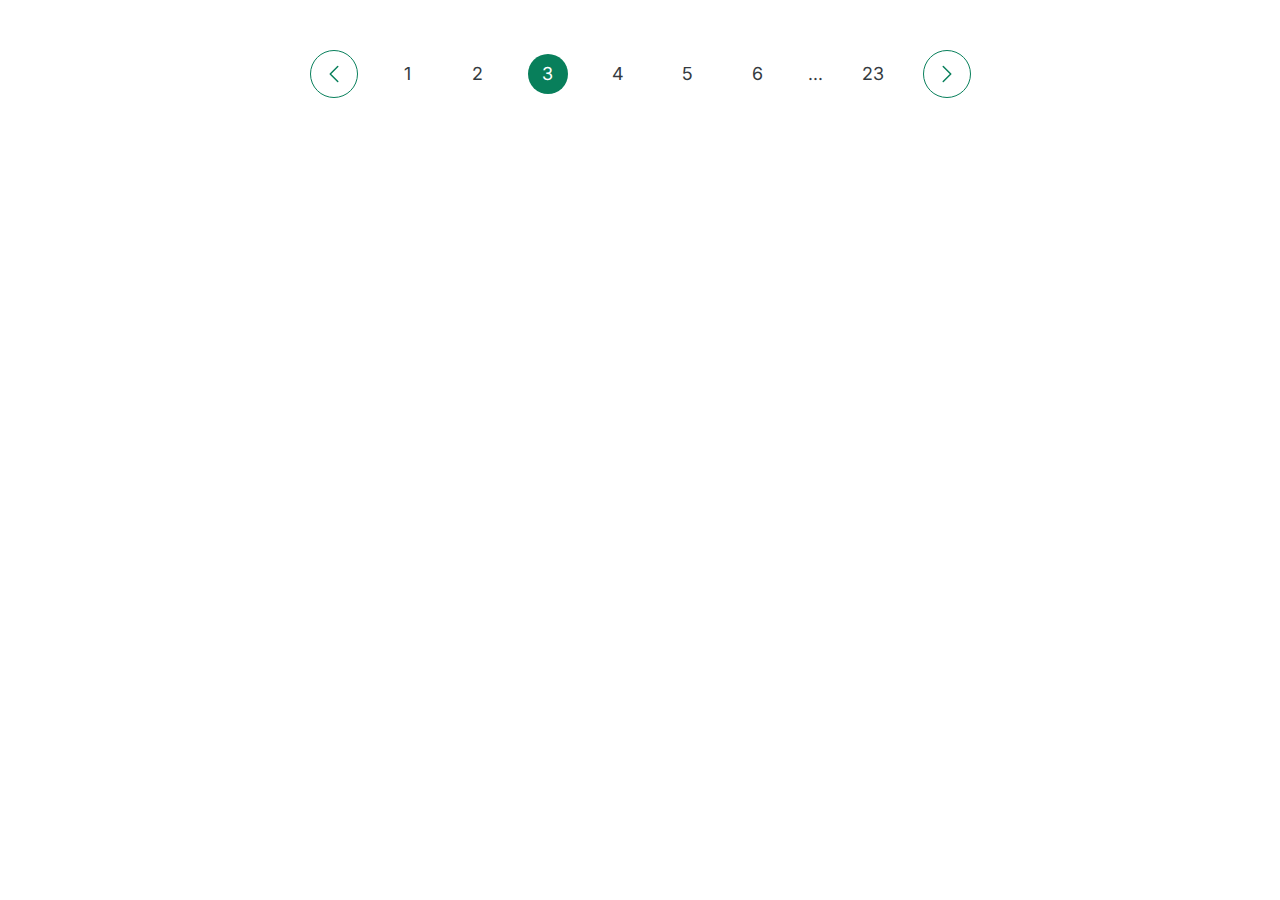
<file: Components/04-pagination.html>
<!DOCTYPE html>
<html lang="en">
  <head>
    <meta charset="UTF-8" />
    <meta http-equiv="X-UA-Compatible" content="IE=edge" />
    <meta name="viewport" content="width=device-width, initial-scale=1.0" />
    <title>Accordion Component</title>
    <link
      href="https://fonts.googleapis.com/css2?family=Inter:wght@400;500;700&display=swap"
      rel="stylesheet"
    />
    <style>
      /*
          SPACING SYSTEM (px)
          2 / 4 / 8 / 12 / 16 / 24 / 32 / 48 / 64 / 80 / 96 / 128

          FONT SIZE SYSTEM (px)
          10 / 12 / 14 / 16 / 18 / 20 / 24 / 30 / 36 / 44 / 52 / 62 / 74 / 86 / 98
          */

      /* main color : #087f5b
              grey color : #343a40

          */

      * {
        margin: 0;
        padding: 0;
        box-sizing: border-box;
      }

      /* ------------------------ */
      /* GENERAL STYLES */
      /* ------------------------ */
      body {
        font-family: 'Inter', sans-serif;
        color: #343a40;
        line-height: 1;
      }

      .pagination {
        /* width: 800px; */
        /* background-color: red; */
        margin: 50px auto;
        display: flex;
        gap: 30px;
        justify-content: center;
        align-items: center;
      }

      a {
        font-size: 18px;
        width: 40px;
        height: 40px;
        background-color: #fff;
        border-radius: 50%;
        display: flex;
        justify-content: center;
        align-items: center;
        cursor: pointer;
      }

      a:hover,
      a:active,
      a.current {
        background-color: #087f5b;
        color: #fff;
      }

      .dots {
        font-size: 18px;
      }

      .btn-icon {
        width: 24px;
        height: 24px;
      }

      .btn {
        width: 48px;
        height: 48px;
        background-color: #fff;
        color: #087f5b;
        border-radius: 50%;
        border: 1px solid #087f5b;

        display: flex;
        align-items: center;
        justify-content: center;
        cursor: pointer;
      }

      .btn:hover {
        background-color: #087f5b;
        color: #fff;
      }
    </style>
  </head>
  <body>
    <div class="pagination">
      <button class="btn">
        <svg
          xmlns="http://www.w3.org/2000/svg"
          fill="none"
          viewBox="0 0 24 24"
          stroke-width="1.5"
          stroke="currentColor"
          class="btn-icon"
        >
          <path
            stroke-linecap="round"
            stroke-linejoin="round"
            d="M15.75 19.5L8.25 12l7.5-7.5"
          />
        </svg>
      </button>

      <a>1</a>
      <a>2</a>
      <a class="current">3</a>
      <a>4</a>
      <a>5</a>
      <a>6</a>
      <span class="dots">...</span>
      <a>23</a>

      <button class="btn">
        <svg
          xmlns="http://www.w3.org/2000/svg"
          fill="none"
          viewBox="0 0 24 24"
          stroke-width="1.5"
          stroke="currentColor"
          class="btn-icon"
        >
          <path
            stroke-linecap="round"
            stroke-linejoin="round"
            d="M8.25 4.5l7.5 7.5-7.5 7.5"
          />
        </svg>
      </button>
    </div>
  </body>
</html>
</file>
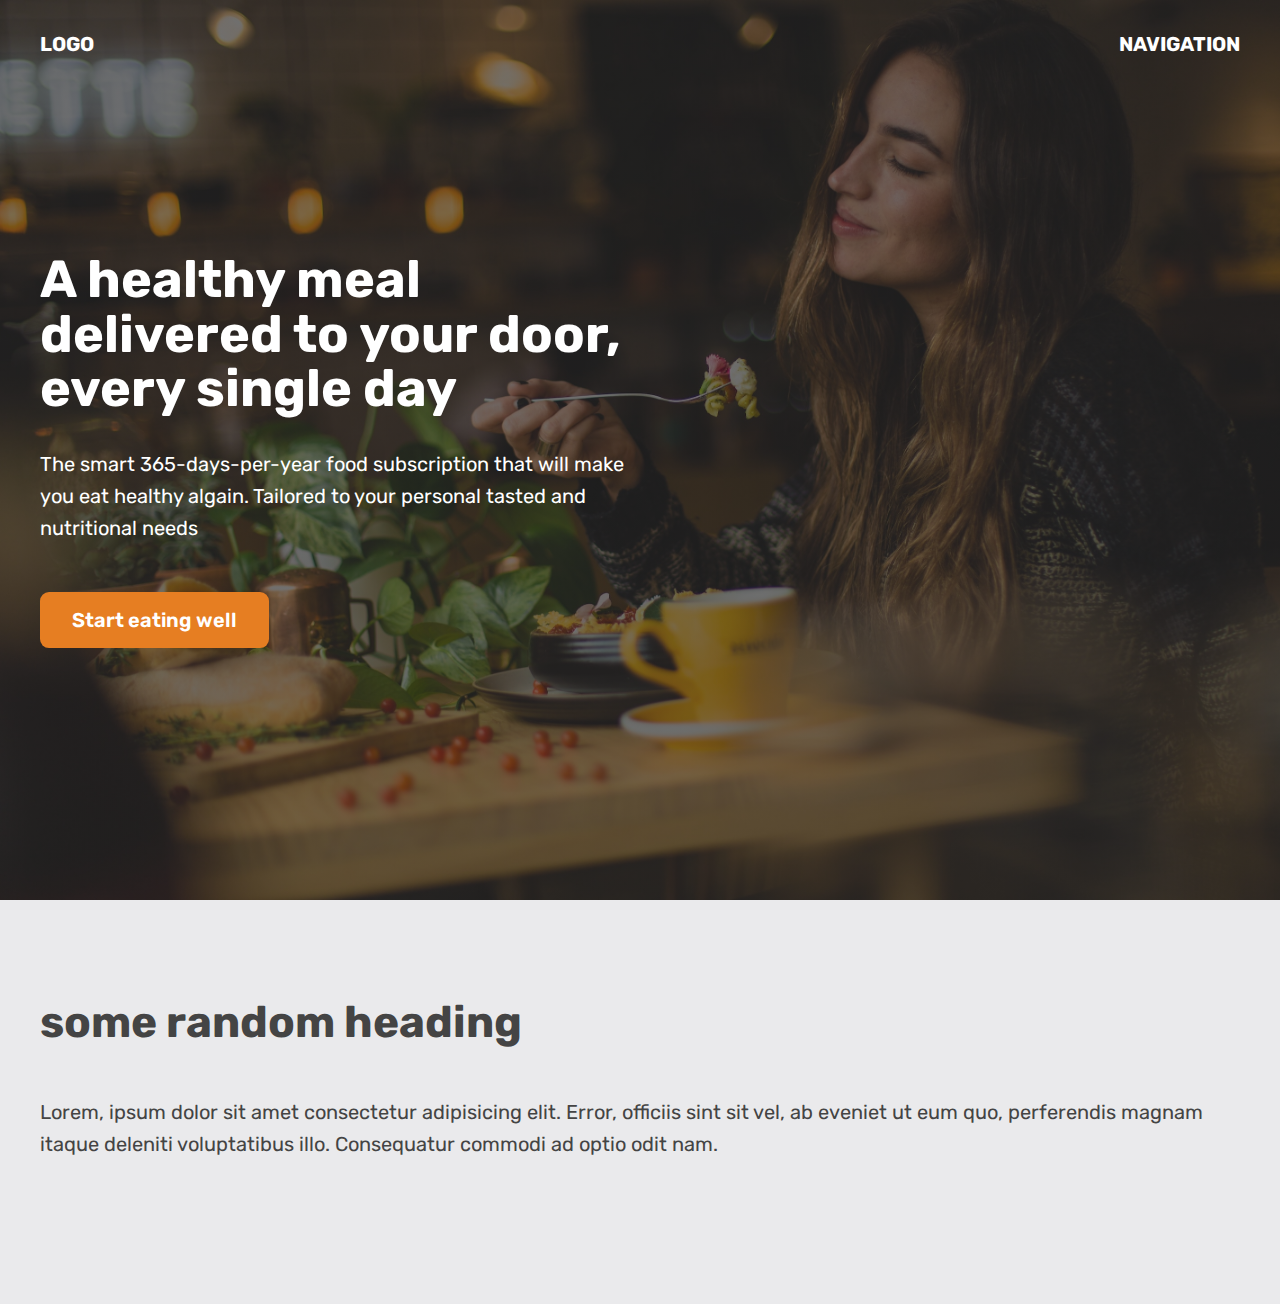
<file: Components/05-hero.html>
<!DOCTYPE html>
<html lang="en">
  <head>
    <meta charset="UTF-8" />
    <meta http-equiv="X-UA-Compatible" content="IE=edge" />
    <meta name="viewport" content="width=device-width, initial-scale=1.0" />
    <title>Omifood Hero Section</title>
    <link rel="preconnect" href="https://fonts.googleapis.com" />
    <link rel="preconnect" href="https://fonts.gstatic.com" crossorigin />
    <link
      href="https://fonts.googleapis.com/css2?family=Inter:wght@400;600;700&family=Rubik:wght@400;500;700&display=swap"
      rel="stylesheet"
    />

    <style>
      * {
        margin: 0;
        padding: 0;
        box-sizing: border-box;
      }
      html {
        font-family: 'Rubik', san-serif;
        color: #444;
      }

      .container {
        width: 1200px;
        margin: 0 auto;
      }

      header {
        /* background-color: orangered; */
        height: 100vh;
        position: relative;

        background-image: linear-gradient(
            rgba(34, 34, 34, 0.6),
            rgba(34, 34, 34, 0.6)
          ),
          url(hero.jpg);
        background-size: cover;
        color: #fff;
      }

      nav {
        font-size: 20px;
        font-weight: 700;
        display: flex;
        justify-content: space-between;
        padding-top: 32px;
        /* background-image: linear-gradient(to right, red, blue); */
        /* background-color: green; */
      }

      .header-container {
        width: 1200px;
        position: absolute;
        /* in relation to Parent Size */
        left: 50%;
        top: 50%;

        /* in relation to element size */
        transform: translate(-50%, -50%);
        /* background-color: violet; */

        /* text-align: center; */
      }

      .header-container-inner {
        width: 50%;
        /* background-color: blue; */
      }

      h1 {
        font-size: 52px;
        margin-bottom: 32px;
        line-height: 1.05;
      }

      p {
        font-size: 20px;
        line-height: 1.6;
        margin-bottom: 48px;
      }

      .btn:link,
      .btn:visited {
        font-size: 20px;
        font-weight: 600;
        background-color: #e67e22;
        color: #fff;
        text-decoration: none;
        display: inline-block;
        padding: 16px 32px;
        border-radius: 9px;
      }

      h2 {
        font-size: 44px;
        margin-bottom: 48px;
      }

      section {
        padding: 96px 0;
        background-color: #eaeaec;
      }
    </style>
  </head>
  <body>
    <header>
      <nav class="container">
        <div>LOGO</div>
        <div>NAVIGATION</div>
      </nav>

      <div class="header-container">
        <div class="header-container-inner">
          <h1>A healthy meal delivered to your door, every single day</h1>
          <p>
            The smart 365-days-per-year food subscription that will make you eat
            healthy algain. Tailored to your personal tasted and nutritional
            needs
          </p>
          <a href="#" class="btn">Start eating well</a>
        </div>
      </div>
    </header>

    <section>
      <div class="container">
        <h2>some random heading</h2>
        <p>
          Lorem, ipsum dolor sit amet consectetur adipisicing elit. Error,
          officiis sint sit vel, ab eveniet ut eum quo, perferendis magnam
          itaque deleniti voluptatibus illo. Consequatur commodi ad optio odit
          nam.
        </p>
      </div>
    </section>
  </body>
</html>
</file>
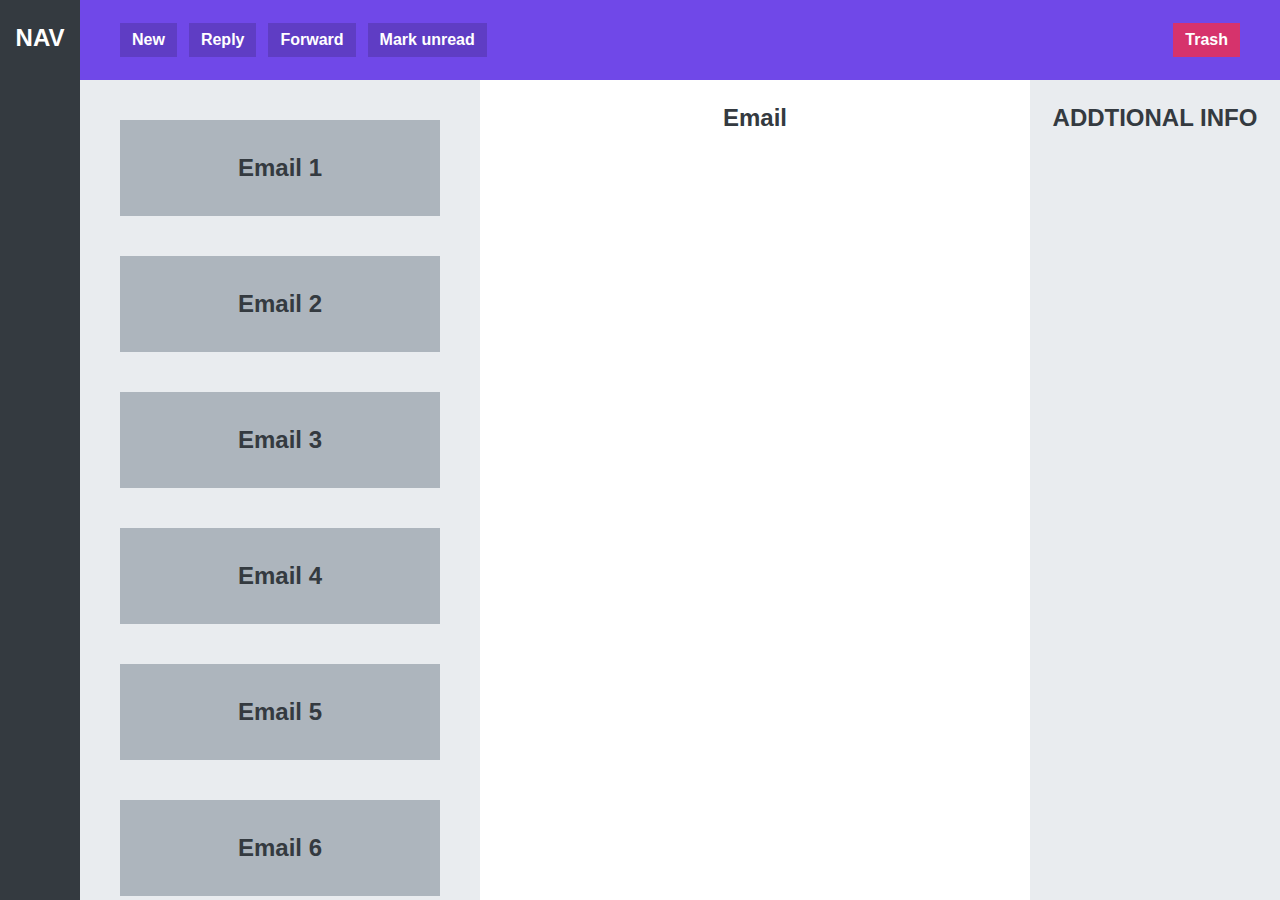
<file: Components/06-app-layout.html>
<!DOCTYPE html>
<html lang="en">
  <head>
    <meta charset="UTF-8" />
    <meta http-equiv="X-UA-Compatible" content="IE=edge" />
    <meta name="viewport" content="width=device-width, initial-scale=1.0" />
    <title>App Layout</title>

    <style>
      * {
        margin: 0;
        padding: 0;
        box-sizing: border-box;
      }

      body {
        font-family: sans-serif;
        font-size: 24px;
        font-weight: bold;
        color: #343a40;
        text-align: center;
        height: 100vh;

        display: grid;
        grid-template-columns: 80px 400px 1fr 250px;
        grid-template-rows: 80px 1fr;
      }

      nav,
      section,
      main,
      aside {
        padding-top: 24px;
      }

      nav {
        background-color: #343a40;
        color: white;
        grid-row: 1/-1;
      }

      menu {
        background-color: #7048e8;
        grid-column: 2/-1;

        display: flex;
        align-items: center;
        gap: 12px;
        padding: 0 40px;
      }

      button {
        display: inline-block;
        font-size: 16px;
        font-weight: bold;
        background-color: #5f3dc4;
        border: none;
        cursor: pointer;
        color: #fff;
        padding: 8px 12px;
      }

      button:last-child {
        background-color: #d6336c;
        margin-left: auto; /* imp trick*/
      }

      section {
        background-color: #e9ecef;
        padding: 40px;
        overflow: scroll;

        display: flex;
        flex-direction: column;
        gap: 40px;
      }

      .email {
        background-color: #adb5bd;
        height: 96px;
        flex-shrink: 0; /*default value shrink 1*/

        display: flex;
        align-items: center;
        justify-content: center;
      }
      aside {
        background-color: #e9ecef;
      }
    </style>
  </head>

  <body>
    <nav>NAV</nav>
    <menu>
      <button>New</button>
      <button>Reply</button>
      <button>Forward</button>
      <button>Mark unread</button>
      <button>Trash</button>
    </menu>
    <section>
      <div class="email">Email 1</div>
      <div class="email">Email 2</div>
      <div class="email">Email 3</div>
      <div class="email">Email 4</div>
      <div class="email">Email 5</div>
      <div class="email">Email 6</div>
      <div class="email">Email 7</div>
      <div class="email">Email 8</div>
      <div class="email">Email 9</div>
      <div class="email">Email 10</div>
    </section>
    <main>Email</main>
    <aside>ADDTIONAL INFO</aside>
  </body>
</html>
</file>
<file: style.css>
* {
  margin: 0;
  padding: 0;
  box-sizing: border-box;
}
/* page section */
body {
  font-family: sans-serif;
  color: #444;
  border-top: 10px solid #1098ad;
  position: relative;
}

.container {
  width: 1200px;
  margin: 0 auto;
  /* margin-left: auto;
  margin-right: auto; */
}

.main-header {
  background-color: #f7f7f7;
  /* padding: 20px;
  padding-left: 40px;
  padding-right: 40px; */
  padding: 20px 40px;
  /* margin-bottom: 60px; */
  /* height: 80px; */
}

nav {
  font-size: 18px;
  text-align: center;
}

.post-header {
  margin-bottom: 40px;
  /* position: relative; */
}

article {
  /* margin-bottom: 60px; */
}

aside {
  background-color: #f7f7f7;
  border-top: 5px solid #1098ad;
  border-bottom: 5px solid #1098ad;
  padding: 50px 40px;
}

/* SMALLER ELEMENTS */

h1,
h2,
h3 {
  color: #1098ad;
}

h1 {
  font-size: 26px;
  text-transform: uppercase;
  font-style: italic;
}

h2 {
  font-size: 40px;
  margin-bottom: 30px;
}

h3 {
  font-size: 30px;
  margin-bottom: 20px;
  margin-top: 40px;
}

h4 {
  font-size: 20px;
  text-transform: uppercase;
  text-align: center;
  margin-bottom: 30px;
}

p {
  font-size: 22px;
  line-height: 1.5;
  margin-bottom: 15px;
}

ul,
ol {
  margin-left: 50px;
  margin-bottom: 20px;
}

li {
  font-size: 20px;
  margin-bottom: 10px;
  /* display: inline; */
}

li:last-child {
  margin-bottom: 0;
}

/* footer p {
  font-size: 16px;
} */

#author {
  font-style: italic;
  font: size 18px;
}

#copyright {
  font-size: 16px;
}

.related-author {
  font-size: 18px;
  font-weight: bold;
}

.related {
  list-style: none;
  margin-left: 0;
}

/* body {
  background-color: ;
} */

/* .first-li {
  font-weight: bold;
} */

li:first-child {
  font-weight: bold;
}

li:last-child {
  font-style: italic;
}

/* li:nth-child(2) {
  color: red;
} */

/* not work beacuse p is not fisrt child of article,
   only work if first child of article is <p> */
article p:first-child {
  color: red;
}

/* Styling links LVHA*/

a:link {
  color: #1098ad;
  text-decoration: none;
}

a:visited {
  color: #1098ad;
}

a:hover {
  color: orangered;
  font-weight: bold;
  text-decoration: underline orangered;
}

a:active {
  background-color: black;
  font-style: italic;
}

.post-img {
  width: 100%;
  height: auto;
}

nav a:link {
  /* background-color: orangered;
  margin: 20px;
  padding: 20px;
  display: block; */

  margin-right: 30px;

  display: inline-block;
}

nav a:link:last-child {
  margin-right: 0;
}

button {
  font-size: 22px;
  padding: 20px;
  cursor: pointer;

  position: absolute;
  /* top: 50px;
  left: 50px; */
  bottom: 50px;
  right: 50px;
}

h1::first-letter {
  font-style: normal;
  margin-right: 5px;
}

/* h3 + p::first-line {
  color: red;
} */

/* pseudo class after element  */

h2 {
  /* background-color: orange; */
  position: relative;
}

h2::after {
  content: 'TOP';
  background-color: #ffe70e;
  color: #444;
  font-size: 16px;
  font-weight: bold;
  display: inline-block;
  padding: 5px 10px;
  position: absolute;
  top: -10px;
  right: -25px;
}

/* resolving conflicts */

/* #copyright {
  color: red;
}

.copyright {
  color: blue;
}

.text {
  color: yellow;
}

footer p {
  color: green !important;
} */

/* ////////////////////////////////// */

/* FLOAT */

/* .author-img {
  float: left;
  margin-bottom: 20px;
}

.author {
  float: left;
  margin-top: 10px;
  margin-left: 20px;
}

h1 {
  float: left;
}

nav {
  float: right;
}

/* .clear {
  clear: both;
} */

/* .clearfix::after {
  content: '';
  clear: both;
  display: block;
}

article {
  width: 825px;
  float: left;
}

aside {
  width: 300px;
  float: right;
}

footer {
  clear: both;
} */

/* FLEXBOX */

.main-header {
  display: flex;
  align-items: center;
  justify-content: space-between;
}

.author-box {
  display: flex;
  align-items: center;
  margin-bottom: 30px;
}

.author {
  margin: 0;
  margin-left: 15px;
}

.related-post {
  display: flex;
  align-items: center;
  gap: 20px;
  margin-bottom: 30px;
}

.related-link:link {
  font-size: 17px;
  font-weight: bold;
  font-style: normal;
  margin-bottom: 5px;
  display: block;
}

.related-author {
  margin-bottom: 0;
  font-size: 14px;
  font-weight: normal;
  font-style: italic;
}

/* FLEXBOX LAYOUT */
/* .row {
  display: flex;
  gap: 75px;
  margin-bottom: 60px;
  align-items: flex-start;
}


 article {
  flex: 1; 
  margin-bottom: 0;
} 


aside {
        DEFAULTS VALUE
        flex-grow: 0;  
        flex-shrink: 1; fit     
        flex-basis: auto;
        

  flex: 0 0 300px;
} */

/* CSS GRID LAYOUT */

.container {
  display: grid;
  grid-template-columns: 1fr 300px;
  column-gap: 75px;
  row-gap: 60px;
  align-items: start;
}

.main-header {
  /* grid-column: 1 / span 2; */
  grid-column: 1 / -1;
}

footer {
  grid-column: 1/-1;
}
</file>
<file: Design/style.css>
/*
SPACING SYSTEM (px)
2 / 4 / 8 / 12 / 16 / 24 / 32 / 48 / 64 / 80 / 96 / 128

FONT SIZE SYSTEM (px)
10 / 12 / 14 / 16 / 18 / 20 / 24 / 30 / 36 / 44 / 52 / 62 / 74 / 86 / 98
*/

/* main color : #087f5b 
    grey color : #343a40

*/

* {
  margin: 0;
  padding: 0;
  box-sizing: border-box;
}

/* ------------------------ */
/* GENERAL STYLES */
/* ------------------------ */
body {
  font-family: 'Inter', sans-serif;
  color: #343a40;
  border-bottom: 8px solid #087f5b;
}

.container {
  width: 960px;
  margin: 0 auto;
}

header,
section {
  margin-bottom: 96px;
}

h2 {
  margin-bottom: 48px;
  font-size: 36px;
  letter-spacing: 0.5px;
}

.grid-3-cols {
  display: grid;
  grid-template-columns: repeat(3, 1fr);
  column-gap: 80px;
}

.btn:link,
.btn:visited {
  background-color: #087f5b;
  color: #fff;
  text-decoration: none;
  text-transform: uppercase;
  font-weight: 500;
  display: inline-block;
  border-radius: 100px;
}

.btn:hover,
.btn:active {
  background-color: #099268;
}

.btn--big {
  font-size: 18px;
  padding: 16px 32px;
}

.btn--small {
  font-size: 14px;
  padding: 8px 12px;
}

img {
  border-radius: 12px;
}
/* ------------------------ */
/* COMPONENT STYLES */
/* ------------------------ */

/* HEADER */
header {
  display: grid;
  grid-template-columns: repeat(2, 1fr);
  column-gap: 80px;
  margin-top: 64px;
}

.header-text-box {
  align-self: center;
}

h1 {
  margin-bottom: 32px;
  font-size: 44px;
  line-height: 1.1;
  letter-spacing: -1px;
  /* text-shadow: 0 5px 5px rgba(0, 0, 0, 0.2); */
}

.header-text {
  margin-bottom: 24px;
  font-size: 18px;
  line-height: 1.7;
}

img {
  width: 100%;
}

/* FEATURES */
.features-icon {
  stroke: #087f5b;
  width: 32px;
  height: 32px;
  margin-bottom: 24px;
}

.features-title {
  margin-bottom: 16px;
  font-size: 20px;
}

.features-text {
  font-size: 18px;
  line-height: 1.7;
}

/* TESTIMONIAL */
.testimonial-section {
  background-color: #087f5b;
  color: #fff;
  padding: 24px;
  border-radius: 12px;
}

.testimonial-box {
  grid-column: 2 / -1;
  align-self: center;
}

.testimonial-box h2 {
  margin-bottom: 24px;
  font-size: 24px;
}

.testimonial-text {
  font-style: italic;
  margin-bottom: 24px;
  font-size: 18px;
  line-height: 1.7;
  color: #e6fcf5;
}

.testimonial-author {
  color: #c3fae8;
}

/* CHAIRS */

.chair {
  box-shadow: 0 20px 30px 0 rgba(0, 0, 0, 0.07);
  border-radius: 12px;
}

.chair img {
  border-bottom-left-radius: 0;
  border-bottom-right-radius: 0;
}

.chair-box {
  padding: 32px;
}

h3 {
  margin-bottom: 24px;
  font-size: 20px;
}

.chair-details {
  list-style: none;
  margin-bottom: 48px;
}

.chair-details li {
  display: flex;
  align-items: center;
  gap: 12px;
  margin-bottom: 16px;
}

.chair-details li:last-child {
  margin-bottom: 0;
}

.chair-icon {
  stroke: #087f5b;
  width: 24px;
  height: 24px;
}

.chair-price {
  display: flex;
  justify-content: space-between;
  align-items: center;
  font-size: 20px;
}

footer {
  margin-bottom: 48px;
  font-size: 14px;
  color: #495057;
}
</file>
